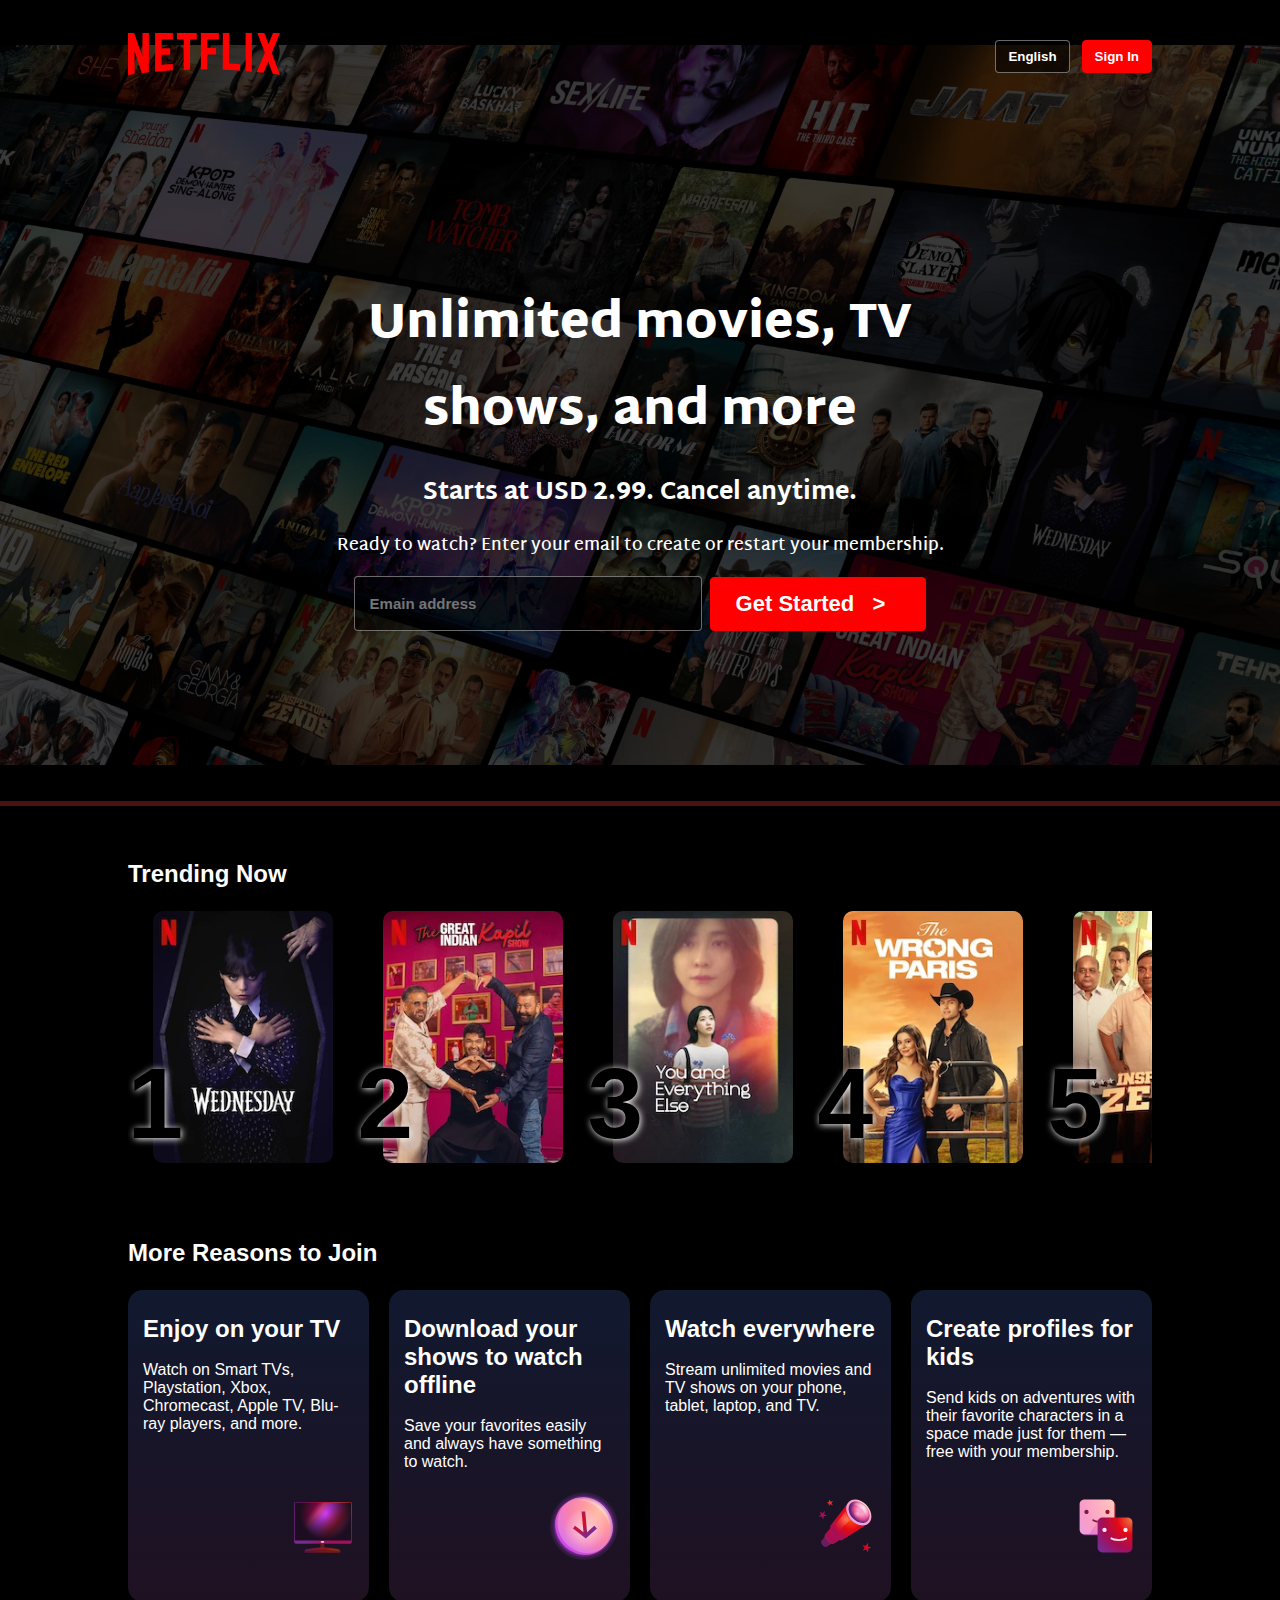
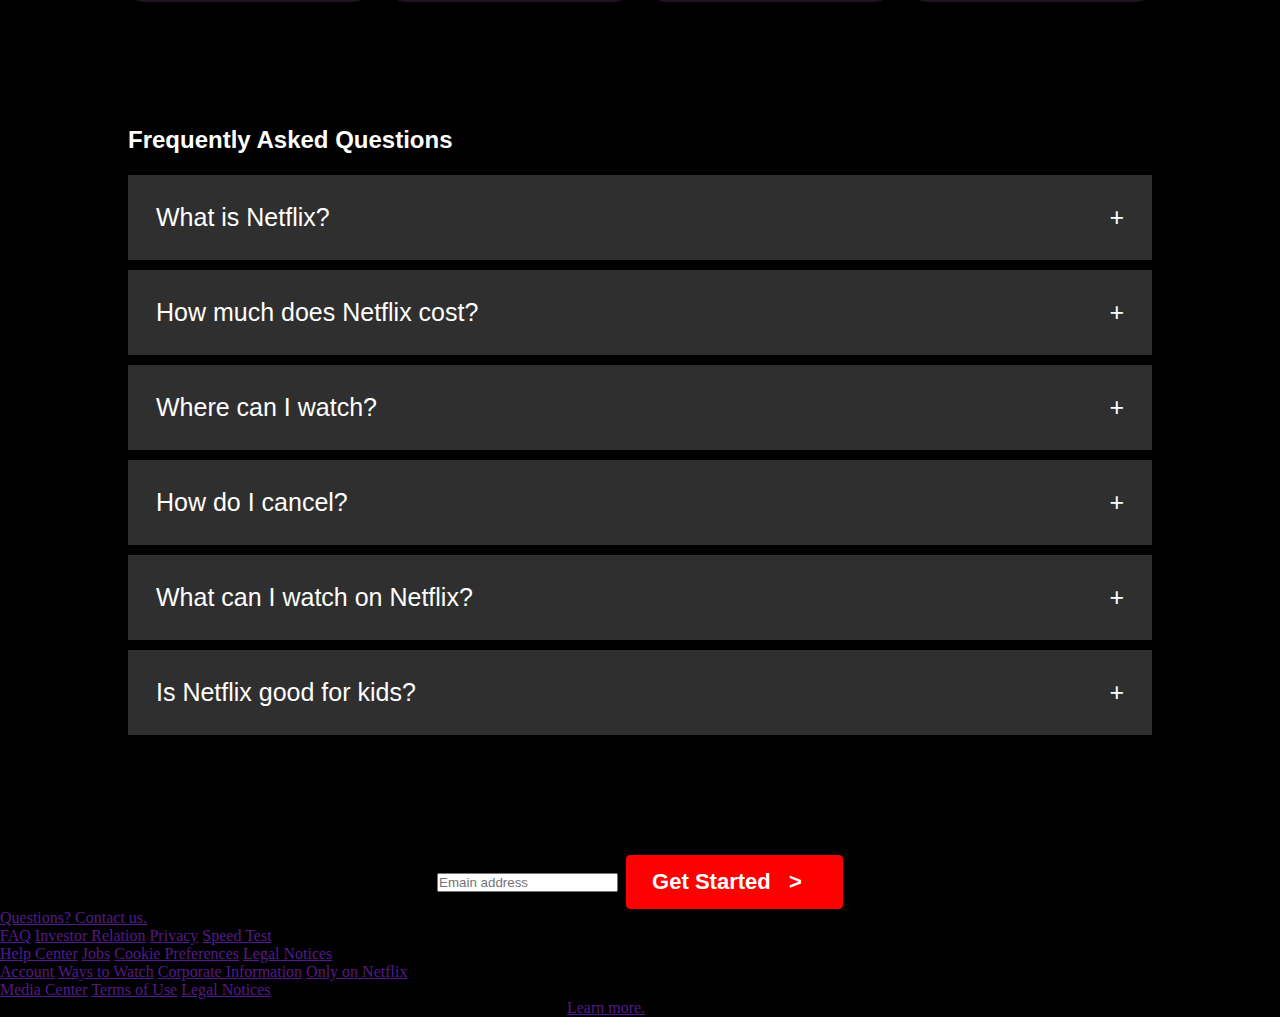
<file: index.html>
<!DOCTYPE html>
<html lang="en">

<head>
    <meta charset="UTF-8">
    <meta name="viewport" content="width=device-width, initial-scale=1.0">
    <title>Document</title>
    <link rel="stylesheet" href="style.css">
    <link rel="icon" type="image/x-icon" href="favicon.ico">


</head>

<body>

    <!---------------- main --------------------->
    <div class="main">
        <nav>
            <span><img width="100px" src="assets/images/logo.svg" alt=""></span>
            <div class="flex">
                <button class="btn">English</button>
                <button class="btn btn-red-sn">Sign In</button>
            </div>
        </nav>

        <div class="box">
        </div>

        <div class="hero">
            <span>Unlimited movies, TV <br> shows, and more</span>
            <span>Starts at USD 2.99. Cancel anytime.</span>
            <span>Ready to watch? Enter your email to create or restart your membership.</span>
            <div class="hero-button">
                <input type="text" placeholder="Emain address">
                <button class="btn btn-red">Get Started &nbsp; &gt;</button>
            </div>
        </div>

        <div class="seperation"></div>


    </div>


    <!-- Trending Now Section -->

    <section class="trending">
        <span>
            <h2>Trending Now</h2>
        </span>
        <div class="trending-row">
            <div class="poster">
                <img src="assets/images/wednesday.webp" alt="1">
                <span class="rank">1</span>
            </div>
            <div class="poster">
                <img src="assets/images/kapil_sharma.webp" alt="2">
                <span class="rank">2</span>
            </div>
            <div class="poster">
                <img src="assets/images/you_and_everthing.webp" alt="3">
                <span class="rank">3</span>
            </div>
            <div class="poster">
                <img src="assets/images/wrong-paris.webp" alt="4">
                <span class="rank">4</span>
            </div>
            <div class="poster">
                <img src="assets/images/inspector_zende.webp" alt="5">
                <span class="rank">5</span>
            </div>
            <div class="poster">
                <img src="assets/images/cid.webp" alt="6">
                <span class="rank">6</span>
            </div>
            <div class="poster">
                <img src="assets/images/sayara.webp" alt="7">
                <span class="rank">7</span>
            </div>
            <div class="poster">
                <img src="assets/images/raid.webp" alt="8">
                <span class="rank">8</span>
            </div>
            <div class="poster">
                <img src="assets/images/demon-slayer.webp" alt="9">
                <span class="rank">9</span>
            </div>
            <div class="poster">
                <img src="assets/images/squid_game.webp" alt="10">
                <span class="rank">10</span>
            </div>
        </div>
    </section>


    <!-- More reason to join section -->


    <section class="reason">
        <h2>More Reasons to Join</h2>
        <div class="reason-grid">
            <div class="reason-card">
                <h2>Enjoy on your TV</h2>
                <p>Watch on Smart TVs, Playstation, Xbox, Chromecast, Apple TV, Blu-ray players, and more.</p>
                <span class="icon">
                    <img src="assets/images/television.svg" alt="television">
                </span>
            </div>
            <div class="reason-card">
                <h2>Download your shows to watch offline</h2>
                <p>Save your favorites easily and always have something to watch.</p>
                <span class="icon">
                    <img src="assets/images/arrow.svg" alt="television">
                </span>
            </div>
            <div class="reason-card">
                <h2>Watch everywhere</h2>
                <p>Stream unlimited movies and TV shows on your phone, tablet, laptop, and TV.</p>
                <span class="icon">
                    <img src="assets/images/celebration.svg" alt="television">
                </span>
            </div>
            <div class="reason-card">
                <h2>Create profiles for kids</h2>
                <p>Send kids on adventures with their favorite characters in a space made just for them — free with your
                    membership.</p>
                <span class="icon">
                    <img src="assets/images/profile.svg" alt="television">
                </span>
            </div>
        </div>

    </section>


    <!---------------- faq ------------------->
    <section class="faq">
        <h2>Frequently Asked Questions</h2>
        <div class="faq-box">
            <span>What is Netflix?</span>
            <span class="plus">+</span>
        </div>
        <div class="faq-box">
            <span>How much does Netflix cost?</span>
            <span class="plus">+</span>
        </div>
        <div class="faq-box">
            <span>Where can I watch?</span>
            <span class="plus">+</span>
        </div>
        <div class="faq-box">
            <span>How do I cancel?</span>
            <span class="plus">+</span>
        </div>
        <div class="faq-box">
            <span>What can I watch on Netflix?</span>
            <span class="plus">+</span>
        </div>
        <div class="faq-box">
            <span>Is Netflix good for kids?</span>
            <span class="plus">+</span>
        </div>
    </section>


<!----------- ready to watch ------------->
<seciton class="ready">
    Ready to watch? Enter your email to create or restart your membership.
     <div class="hero-button">
                <input type="text" placeholder="Emain address">
                <button class="btn btn-red">Get Started &nbsp; &gt;</button>
            </div>

</seciton>


    <!----------------- footer -------------->

    <footer>
        <a href="">Questions? Contact us.</a>
        <div class="footer">
            <div class="footer-item">
                <a href="">FAQ</a>
                <a href="">Investor Relation</a>
                <a href="">Privacy</a>
                <a href="">Speed Test</a>
            </div>
            <div class="footer-item">
                <a href="">Help Center</a>
                <a href="">Jobs</a>
                <a href="">Cookie Preferences</a>
                <a href="">Legal Notices</a>
            </div>
            <div class="footer-item">
                <a href="">Account</a>
                <a href="">Ways to Watch</a>
                <a href="">Corporate Information</a>
                <a href="">Only on Netflix</a>
            </div>
            <div class="footer-item">
                <a href="">Media Center</a>
                <a href="">Terms of Use</a>
                <a href="">Legal Notices</a>
            </div>


        </div>
        <div class="footer-span">
            <span>Netflix Nepal</span>
            <span>This page is protected by Google reCAPTCHA to ensure you're not a bot. <span class="learn-more"><a href="">Learn
                more.</a></span></span>
        </div>
    </footer>




</body>

</html>
</file>
<file: style.css>
@import url('https://fonts.googleapis.com/css2?family=Martel+Sans:wght@200;300;400;600;700;800;900&display=swap');

* {
    padding: 0;
    margin: 0;



}

body {
    background-color: black;
}


.main {
    background-image: url("assets/images/bg.jpg");
    height: 90vh;
    background-position: center center;
    background-repeat: no-repeat;
    background-size: max(1200px, 100vw);
    /* 1200 or 100 which is bigger between them */
    position: relative;

}

.flex {
    display: flex;
    gap: 12px;
}

.main .box {
    height: 90vh;
    width: 100%;
    opacity: 0.70;
    background-color: black;
    position: absolute;
    top: 0;



}

nav {
    display: flex;
    align-items: center;
    max-width: 80vw;
    margin: auto;
    justify-content: space-between;
    height: 112px;


}

nav img {
    width: 152px;
    position: relative;
    z-index: 10;
}

nav button {
    position: relative;
    z-index: 10;
}

.hero {
    color: white;
    display: flex;
    height: calc(90% - 40px);
    align-items: center;
    justify-content: center;
    flex-direction: column;
    position: relative;
    /* so the text will appear infront of the box */
    font-family: "Martel Sans", sans-serif;
    gap: 15px;
    padding: 0 30px;


}


/* > means only the immediate first child  or else it will be decendent selector*/
.hero>:nth-child(1) {
    font-weight: 1000;
    font-size: 48px;
    text-align: center;
}

.hero>:nth-child(2) {
    font-weight: 800;
    font-size: 24px;
    text-align: center;
}

.hero>:nth-child(3) {
    font-weight: 600;
    font-size: 17px;
    text-align: center;
}

.seperation {
    height: 5px;
    background-color: rgb(239, 66, 66);
}

.btn {
    padding: 8px 12px;
    /* top button & left right */
    color: white;
    border-radius: 4px;
    font-weight: bold;
    background-color: #00000096;
    border: 1px solid rgba(255, 255, 255, 0.408);
    cursor: pointer;

}

.btn-red {
    background-color: red;
    color: white;
    padding: 13px 40px 13px 25px;
    font-size: 22px;
    border: 1px solid red;


}

.btn-red-sn {
    background-color: red;
    color: white;
    border: 1px solid red;
}

.main input {
    padding: 18px 130px 18px 15px;
    font-weight: 600;
    border-radius: 4px;
    font-size: 15px;
    color: white;
    background-color: #00000096;
    border: 1px solid rgba(255, 255, 255, 0.408);
}

.hero-button {
    display: flex;
    align-items: center;
    justify-content: center;
    gap: 8px;
}


/* trending */

.trending {
    color: white;
    padding: 50px 10%;
}

h2 {
    font-family: sans-serif;

}

.trending-row {
    display: flex;
    gap: 50px;
    position: relative;
    overflow-x: auto;
    scrollbar-width: none;
    padding-top: 23px;
    padding-left: 25px;


}


.poster {
    position: relative;

}

.poster img {
    border-radius: 10px;
    transition: transform 0.3s ease;
    width: 180px;
}

.poster img:hover {
    transform: scale(1.05);
}

.rank {
    position: absolute;
    font-weight: bolder;
    font-size: 100px;
    font-family: sans-serif;
    top: 135px;
    right: 150px;
    color: black;
    text-shadow: 1px 1px 7px white;
}


/* reason */
.reason {
    color: white;
    padding: 22px 10%;
    margin-bottom: 80px;

}

.reason-grid {
    display: grid;
    grid-template-columns: 1fr 1fr 1fr 1fr;
    gap: 20px;
    padding-top: 23px;
    width: 80vw;


}

.reason-card {
    height: 30vh;
    padding: 25px 15px 17px;
    border-radius: 15px;
    background: linear-gradient(to bottom, #11192f, #1f1122);
    position: relative;

}

.reason-card :nth-child(1) {
    padding-bottom: 18px;
}

.reason-card :nth-child(2) {
    font-family: sans-serif;

    
}

@media screen and (max-width: 1200px) {
    .reason-grid{
        grid-template-columns: 1fr 1fr;
    }
}
@media screen and (max-width: 900px) {
    .reason-grid{
        grid-template-columns: 1fr;
    }
}

@media screen and (max-width: 650px){
    .hero-button{
        flex-direction: column;
        display: flex;
    }
    
}

.reason-card .icon{
    position: absolute;
    top: 200px;
    right: 10px;
}

.faq{
    color: white;
    padding: 22px 10%;
    margin-bottom: 80px;
    display: flex;
    flex-direction: column;
    gap: 10px;
    
}

.faq-box{
    display: flex;
    background-color: rgb(48, 47, 47);
    padding: 28px;
    justify-content: space-between;
    font-size: 25px;
    font-family: sans-serif;
    cursor: pointer;
    transition: all ease 0.4s;
    
    
}

.faq-box:hover{
    background-color: rgba(128, 128, 128, 0.529);
    
}



.faq h2{
    padding-bottom: 11px;
}
</file>
